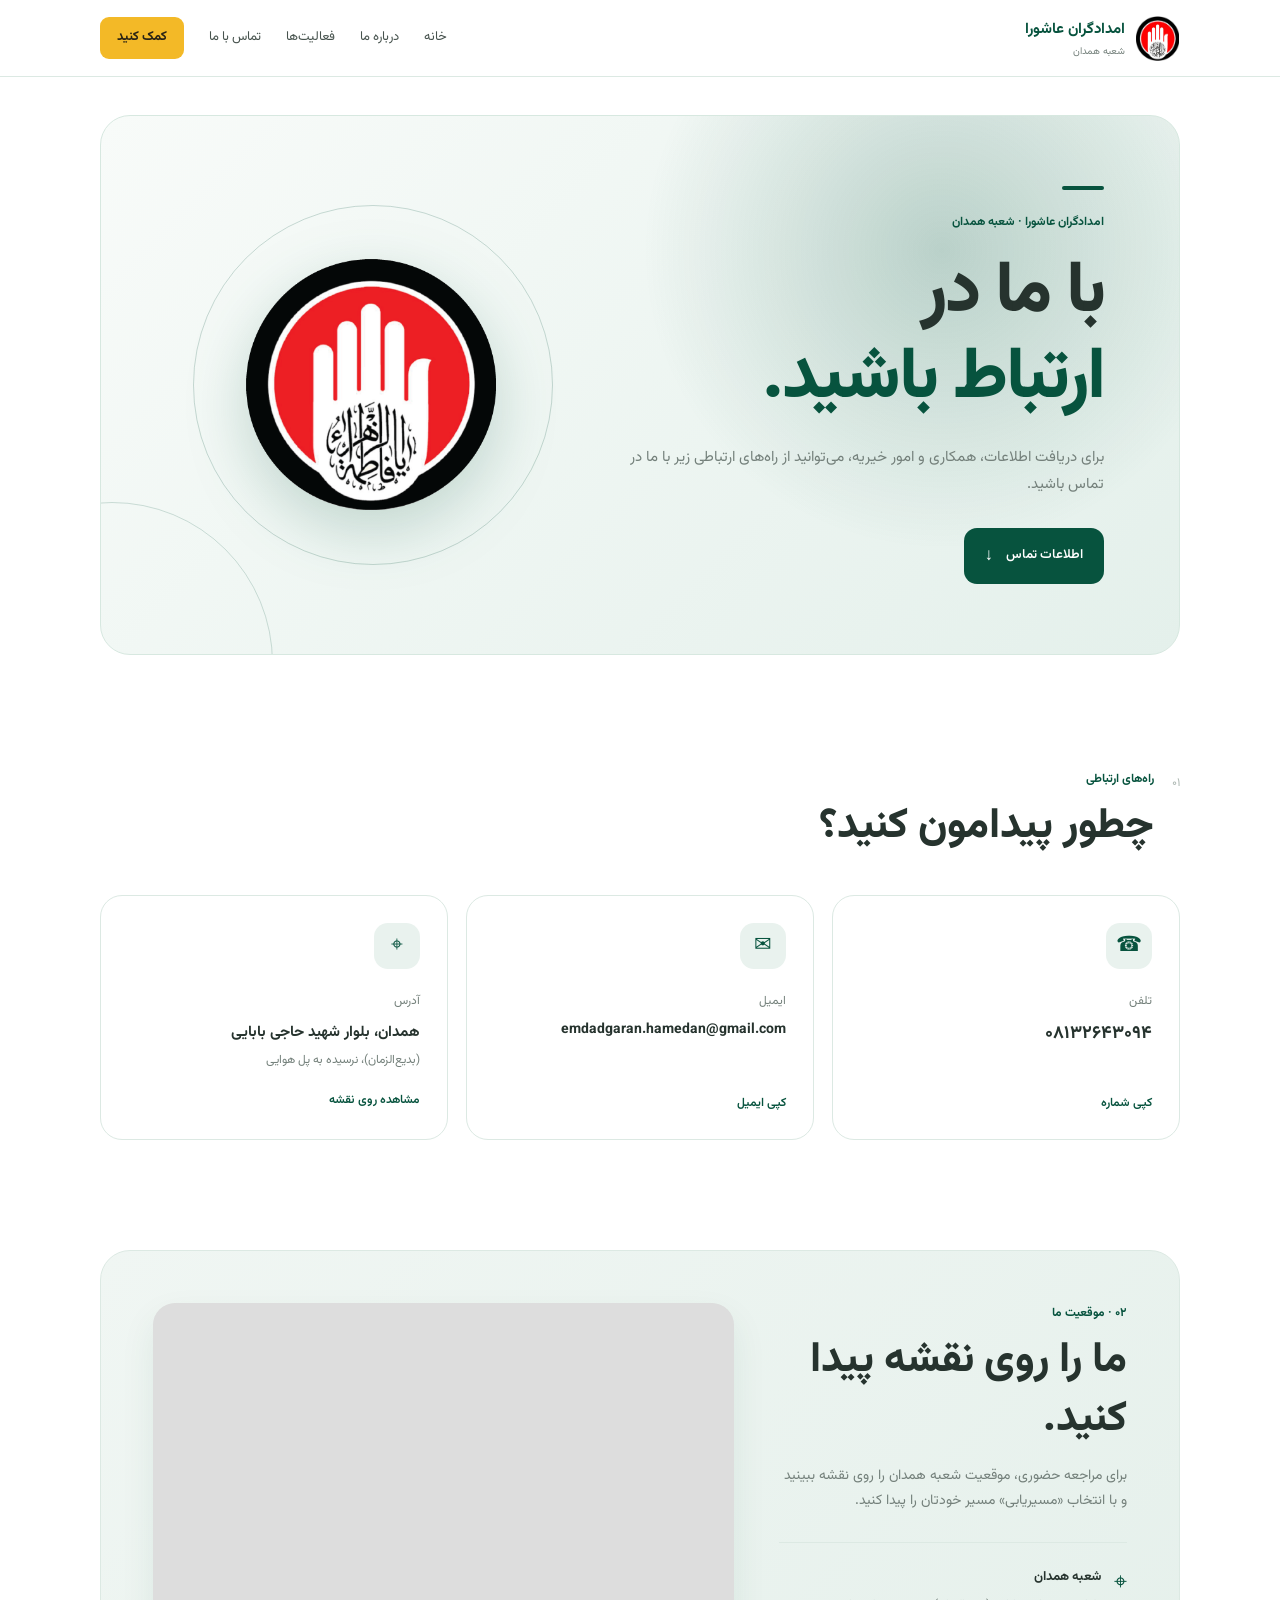
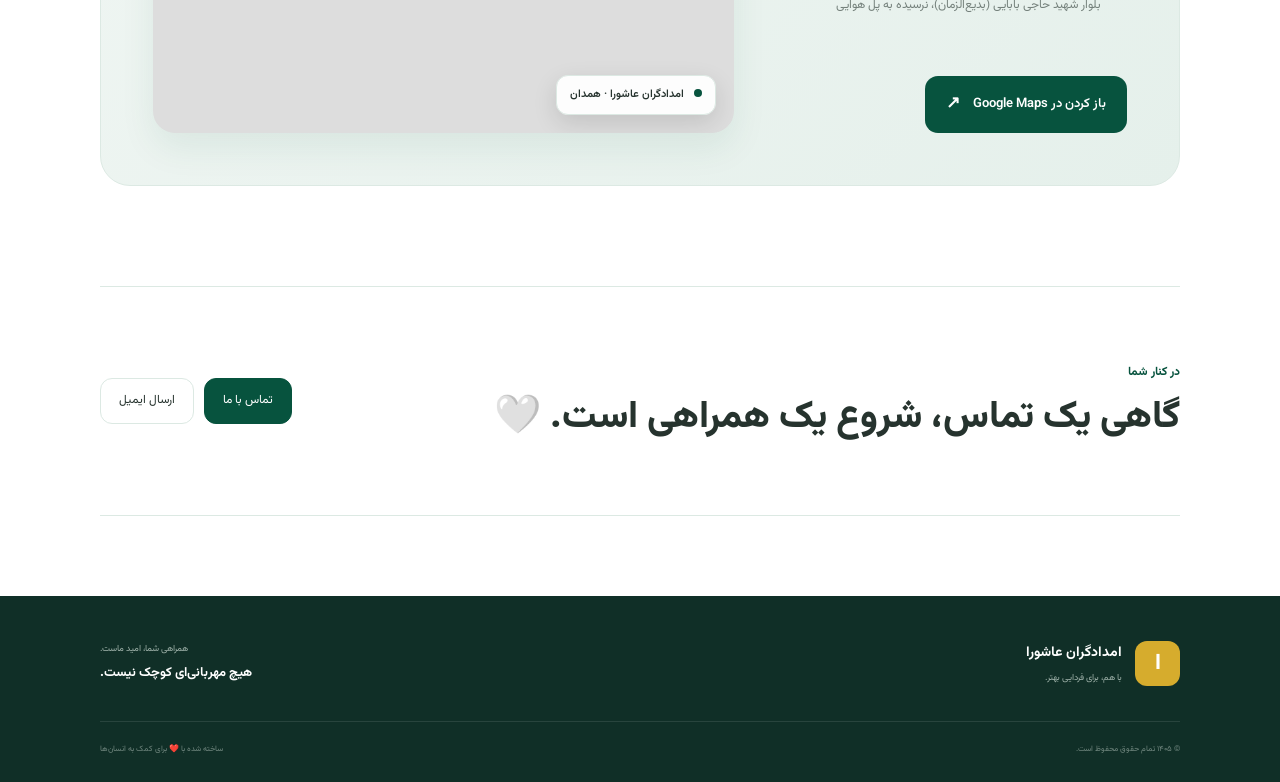
<file: contact.html>
<!DOCTYPE html>
<html lang="fa" dir="rtl">

<head>
    <meta charset="UTF-8">
    <meta name="viewport" content="width=device-width, initial-scale=1.0">

    <title>تماس با ما | امدادگران عاشورا - شعبه همدان</title>

    <meta
        name="description"
        content="راه‌های ارتباطی با خیریه امدادگران عاشورا شعبه همدان"
    >

    <link rel="preconnect" href="https://fonts.googleapis.com">
    <link rel="preconnect" href="https://fonts.gstatic.com" crossorigin>

    <link
        href="https://fonts.googleapis.com/css2?family=Vazirmatn:wght@400;500;600;700;800&display=swap"
        rel="stylesheet"
    >

    <link rel="stylesheet" href="./contact.css">
</head>

<body>

    <!-- Header -->
  <header class="header">
    <div class="container nav">
        <a href="#home" class="logo">
            <img src="./logo.jpg" alt="لوگوی امدادگران عاشورا">
            <span>
                <strong>امدادگران عاشورا </strong>
                <small>شعبه همدان </small>
            </span>
        </a>

        <button class="menu-btn" id="menuBtn" aria-label="منو">☰</button>

          <nav class="menu" id="menu">
            <a href="./index.html">خانه</a>
            <a href="#about">درباره ما</a>
            <a href="./projects.html">فعالیت‌ها</a>
            <a href="./contact.html">تماس با ما</a>
            <a href="./indexx.html" class="nav-donate">کمک کنید</a>
        </nav>
    </div>
</header>


    <main>

        <!-- Hero -->
        <section class="hero">

            <div class="hero-content">

                <span class="eyebrow">
                    امدادگران عاشورا · شعبه همدان
                </span>

                <h1>
                    با ما در
                    <span>ارتباط باشید.</span>
                </h1>

                <p>
                    برای دریافت اطلاعات، همکاری و امور خیریه،
                    می‌توانید از راه‌های ارتباطی زیر با ما در تماس باشید.
                </p>

                <a href="#contact" class="primary-btn">
                    اطلاعات تماس
                    <span>↓</span>
                </a>

            </div>


            <div class="hero-mark">

                <div class="ring ring-one"></div>
                <div class="ring ring-two"></div>

                <img
                    src="./logoo.png"
                    alt="لوگوی امدادگران عاشورا"
                >

            </div>

        </section>


        <!-- Contact -->
        <section id="contact" class="contact-section">

            <div class="section-heading">

                <span class="section-number">
                    ۰۱
                </span>

                <div>

                    <span class="eyebrow">
                        راه‌های ارتباطی
                    </span>

                    <h2>
                        چطور پیدامون کنید؟
                    </h2>

                </div>

            </div>


            <div class="contact-grid">

                <!-- Phone -->
                <article class="contact-card">

                    <div class="icon">
                        ☎
                    </div>

                    <span>
                        تلفن
                    </span>

                    <a
                        href="tel:08132643094"
                        class="contact-value"
                    >
                        ۰۸۱۳۲۶۴۳۰۹۴
                    </a>

                    <button
                        class="copy-btn"
                        type="button"
                        data-copy="08132643094"
                    >
                        کپی شماره
                    </button>

                </article>


                <!-- Email -->
                <article class="contact-card">

                    <div class="icon">
                        ✉
                    </div>

                    <span>
                        ایمیل
                    </span>

                    <a
                        href="mailto:emdadgaran.hamedan@gmail.com"
                        class="contact-value email"
                    >
                        emdadgaran.hamedan@gmail.com
                    </a>

                    <button
                        class="copy-btn"
                        type="button"
                        data-copy="emdadgaran.hamedan@gmail.com"
                    >
                        کپی ایمیل
                    </button>

                </article>


                <!-- Address -->
                <article class="contact-card address-card">

                    <div class="icon">
                        ⌖
                    </div>

                    <span>
                        آدرس
                    </span>

                    <p class="contact-value">
                        همدان، بلوار شهید حاجی بابایی
                        <small>
                            (بدیع‌الزمان)، نرسیده به پل هوایی
                        </small>
                    </p>

                    <a
                        class="copy-btn link-btn"
                        href="#location"
                    >
                        مشاهده روی نقشه
                    </a>

                </article>

            </div>

        </section>


        <!-- Location -->
        <section id="location" class="location-section">

            <div class="location-info">

                <span class="eyebrow">
                    ۰۲ · موقعیت ما
                </span>

                <h2>
                    ما را روی نقشه پیدا کنید.
                </h2>

                <p>
                    برای مراجعه حضوری، موقعیت شعبه همدان را روی نقشه ببینید
                    و با انتخاب «مسیریابی» مسیر خودتان را پیدا کنید.
                </p>


                <div class="mini-address">

                    <span class="pin">
                        ⌖
                    </span>

                    <div>

                        <strong>
                            شعبه همدان
                        </strong>

                        <p>
                            بلوار شهید حاجی بابایی (بدیع‌الزمان)،
                            نرسیده به پل هوایی
                        </p>

                    </div>

                </div>


                <a
                    class="route-btn"
                    href="https://www.google.com/maps/search/?api=1&query=امدادگران+عاشورا+همدان"
                    target="_blank"
                    rel="noopener noreferrer"
                >
                    باز کردن در Google Maps
                    <span>↗</span>
                </a>

            </div>


            <div class="map-wrap">

                <iframe
                    title="موقعیت امدادگران عاشورا شعبه همدان"
                    src="https://www.google.com/maps?q=امدادگران%20عاشورا%20همدان&output=embed"
                    loading="lazy"
                    referrerpolicy="no-referrer-when-downgrade"
                    allowfullscreen
                ></iframe>

                <div class="map-label">

                    <span class="map-dot"></span>

                    امدادگران عاشورا · همدان

                </div>

            </div>

        </section>


        <!-- Message -->
        <section class="message-section">

            <div>

                <span class="eyebrow">
                    در کنار شما
                </span>

                <h2>
                    گاهی یک تماس، شروع یک همراهی است. 🤍
                </h2>

            </div>


            <div class="message-actions">

                <a href="tel:08132643094">
                    تماس با ما
                </a>

                <a href="mailto:emdadgaran.hamedan@gmail.com">
                    ارسال ایمیل
                </a>

            </div>

        </section>

    </main>


     <!-- =========================
         FOOTER
    ========================= -->

    <footer class="charity-footer">

        <div class="footer-top">

            <div class="footer-brand">

                <div class="footer-logo">
                    ا
                </div>

                <div>

                    <h3>
                        امدادگران عاشورا
                    </h3>

                    <p>
                        با هم، برای فردایی بهتر.
                    </p>

                </div>

            </div>


            <div class="footer-message">

                <span>
                    همراهی شما، امید ماست.
                </span>

                <strong>
                    هیچ مهربانی‌ای کوچک نیست.
                </strong>

            </div>

        </div>


        <div class="footer-bottom">

            <span>
                © ۱۴۰۵ تمام حقوق محفوظ است.
            </span>

            <span>
                ساخته شده با ❤️ برای کمک به انسان‌ها
            </span>

        </div>

    </footer>

</section>

    <div
        id="toast"
        class="toast"
        role="status"
        aria-live="polite"
    ></div>


    <script src="./contact.js"></script>

</body>

</html>
</file>
<file: contact.css>
* {
    margin: 0;
    padding: 0;
    box-sizing: border-box;
}

:root {
    --green: #07533e;
    --green-dark: #043d2f;
    --green-light: #e9f2ee;
    --yellow: #f3b927;
    --text: #26332e;
    --muted: #74807b;
    --white: #ffffff;
    --border: #dce9e3;
    --soft: #f0f6f3;
    --shadow: 0 14px 40px rgba(7, 83, 62, 0.08);
    --radius: 22px;
}

html {
    scroll-behavior: smooth;
}

body {
    font-family: "Vazirmatn", sans-serif;
    background: var(--white);
    color: var(--text);
    line-height: 1.8;
    overflow-x: hidden;
}

a {
    color: inherit;
    text-decoration: none;
}

button {
    font-family: inherit;
}

.container {
    width: min(1080px, calc(100% - 40px));
    margin: 0 auto;
}


/* =========================
   Header
========================= */

.header {
    position: sticky;
    top: 0;
    z-index: 1000;
    background: rgba(255, 255, 255, 0.96);
    border-bottom: 1px solid var(--border);
    backdrop-filter: blur(12px);
}

.nav {
    min-height: 76px;
    display: flex;
    align-items: center;
    justify-content: space-between;
}

.logo {
    display: flex;
    align-items: center;
    gap: 10px;
    color: var(--green);
}

.logo img {
    width: 45px;
    height: 45px;
    object-fit: contain;
    display: block;
}

.logo-mark {
    width: 42px;
    height: 42px;
    display: grid;
    place-items: center;
    border-radius: 12px;
    background: var(--green);
    color: white;
    font-size: 22px;
}

.logo strong,
.logo small {
    display: block;
}

.logo strong {
    font-size: 15px;
}

.logo small {
    font-size: 10px;
    color: var(--muted);
}

.menu {
    display: flex;
    align-items: center;
    gap: 25px;
    font-size: 13px;
    color: #47534e;
}

.menu a:hover {
    color: var(--green);
}

.nav-donate {
    background: var(--yellow);
    color: #292315 !important;
    padding: 9px 17px;
    border-radius: 9px;
    font-weight: 700;
}

.menu-btn {
    display: none;
    border: 0;
    background: var(--green);
    color: white;
    width: 42px;
    height: 42px;
    border-radius: 10px;
    font-size: 20px;
    cursor: pointer;
}


/* =========================
   Hero
========================= */

.hero {
    width: min(1080px, calc(100% - 40px));
    min-height: 540px;
    margin: 38px auto 0;
    padding: 70px 75px;
    display: grid;
    grid-template-columns: 1fr 0.8fr;
    align-items: center;
    gap: 40px;
    position: relative;
    overflow: hidden;
    border: 1px solid #d7e8e0;
    border-radius: 30px;
    background:
        radial-gradient(
            circle at 78% 25%,
            rgba(7, 83, 62, 0.22),
            transparent 32%
        ),
        linear-gradient(
            135deg,
            #f8fbf9,
            #e4f0eb
        );
}

.hero::before {
    content: "";
    position: absolute;
    width: 320px;
    height: 320px;
    border: 1px solid rgba(7, 83, 62, 0.18);
    border-radius: 50%;
    left: -150px;
    bottom: -170px;
}

.hero-content {
    position: relative;
    z-index: 2;
}

.hero-content::before {
    content: "";
    display: block;
    width: 42px;
    height: 4px;
    margin-bottom: 18px;
    background: var(--green);
    border-radius: 20px;
}

.eyebrow {
    display: inline-block;
    color: var(--green);
    font-size: 12px;
    font-weight: 700;
}

.hero h1 {
    font-size: clamp(44px, 6vw, 72px);
    line-height: 1.2;
    letter-spacing: -2px;
    margin: 14px 0 20px;
    font-weight: 800;
}

.hero h1 span {
    display: block;
    color: var(--green);
}

.hero p {
    max-width: 530px;
    color: var(--muted);
    font-size: 15px;
    margin-bottom: 30px;
}

.primary-btn,
.route-btn {
    display: inline-flex;
    align-items: center;
    gap: 13px;
    background: var(--green);
    color: var(--white);
    padding: 13px 21px;
    border-radius: 13px;
    font-size: 13px;
    font-weight: 600;
    transition: 0.25s ease;
}

.primary-btn:hover,
.route-btn:hover {
    background: var(--green-dark);
    transform: translateY(-2px);
}

.primary-btn span,
.route-btn span {
    font-size: 17px;
}

.hero-mark {
    height: 390px;
    position: relative;
    display: grid;
    place-items: center;
    background: transparent;
}

.hero-mark img {
    width: min(270px, 72%);
    height: auto;
    position: relative;
    z-index: 2;
    display: block;
    object-fit: contain;
    background: transparent !important;
    border: none;
    border-radius: 0;
    filter: drop-shadow(0 20px 30px rgba(7, 83, 62, 0.20));
}

.ring {
    position: absolute;
    border: 1px solid rgba(7, 83, 62, 0.20);
    border-radius: 50%;
}

.ring-one {
    width: 360px;
    height: 360px;
}

.ring-two {
    width: 245px;
    height: 245px;
}


/* =========================
   Contact
========================= */

.contact-section {
    width: min(1080px, calc(100% - 40px));
    margin: 110px auto 0;
}

.section-heading {
    display: flex;
    align-items: flex-start;
    gap: 18px;
    margin-bottom: 38px;
}

.section-number {
    color: #aeb8b3;
    font-size: 12px;
    padding-top: 8px;
}

.section-heading h2,
.location-info h2,
.message-section h2 {
    font-size: clamp(28px, 4vw, 42px);
    line-height: 1.4;
    margin-top: 4px;
    font-weight: 800;
}

.contact-grid {
    display: grid;
    grid-template-columns: repeat(3, 1fr);
    gap: 18px;
}

.contact-card {
    min-height: 245px;
    padding: 27px;
    display: flex;
    flex-direction: column;
    align-items: flex-start;
    background: var(--white);
    border: 1px solid var(--border);
    border-radius: var(--radius);
    transition: 0.25s ease;
}

.contact-card:hover {
    transform: translateY(-5px);
    box-shadow: var(--shadow);
    border-color: transparent;
}

.icon {
    width: 46px;
    height: 46px;
    display: grid;
    place-items: center;
    margin-bottom: 22px;
    background: var(--green-light);
    color: var(--green);
    border-radius: 14px;
    font-size: 21px;
}

.contact-card > span {
    color: var(--muted);
    font-size: 12px;
}

.contact-value {
    margin-top: 6px;
    font-size: 18px;
    font-weight: 700;
    direction: rtl;
}

.contact-value.email {
    font-size: 14px;
    direction: ltr;
    text-align: left;
    word-break: break-word;
}

.address-card .contact-value {
    font-size: 15px;
    line-height: 2;
}

.contact-value small {
    display: block;
    color: var(--muted);
    font-size: 12px;
    font-weight: 400;
}

.copy-btn {
    border: 0;
    background: transparent;
    padding: 0;
    margin-top: auto;
    color: var(--green);
    font-family: inherit;
    font-size: 12px;
    font-weight: 600;
    cursor: pointer;
    transition: 0.2s ease;
}

.copy-btn:hover {
    color: var(--green-dark);
}

.link-btn {
    display: inline-block;
}


/* =========================
   Location
========================= */

.location-section {
    width: min(1080px, calc(100% - 40px));
    margin: 110px auto 0;
    padding: 52px;
    display: grid;
    grid-template-columns: 0.75fr 1.25fr;
    gap: 45px;
    align-items: stretch;
    background: linear-gradient(
        135deg,
        #f0f6f3,
        #e5f0eb
    );
    border: 1px solid #dce9e3;
    border-radius: 30px;
}

.location-info {
    display: flex;
    flex-direction: column;
    align-items: flex-start;
}

.location-info h2 {
    margin: 8px 0 14px;
}

.location-info > p {
    max-width: 420px;
    color: var(--muted);
    font-size: 14px;
}

.mini-address {
    width: 100%;
    display: flex;
    gap: 13px;
    margin: 28px 0;
    padding-top: 20px;
    border-top: 1px solid var(--border);
}

.pin {
    color: var(--green);
    font-size: 23px;
}

.mini-address strong {
    font-size: 13px;
}

.mini-address p {
    color: var(--muted);
    font-size: 12px;
    margin-top: 3px;
}

.route-btn {
    margin-top: auto;
}

.map-wrap {
    min-height: 430px;
    position: relative;
    overflow: hidden;
    background: #ddd;
    border-radius: 22px;
    box-shadow: 0 15px 35px rgba(7, 83, 62, 0.08);
}

.map-wrap iframe {
    width: 100%;
    height: 100%;
    min-height: 430px;
    display: block;
    border: 0;
}

.map-label {
    position: absolute;
    right: 18px;
    bottom: 18px;
    padding: 9px 13px;
    background: rgba(255, 255, 255, 0.95);
    border: 1px solid #dce9e3;
    border-radius: 12px;
    box-shadow: 0 8px 25px rgba(0, 0, 0, 0.12);
    font-size: 11px;
    font-weight: 600;
}

.map-dot {
    display: inline-block;
    width: 8px;
    height: 8px;
    margin-left: 7px;
    background: var(--green);
    border-radius: 50%;
}


/* =========================
   Message
========================= */

.message-section {
    width: min(1080px, calc(100% - 40px));
    min-height: 230px;
    margin: 100px auto 0;
    display: flex;
    align-items: center;
    justify-content: space-between;
    gap: 30px;
    border-top: 1px solid var(--border);
    border-bottom: 1px solid var(--border);
}

.message-section h2 {
    font-size: clamp(25px, 4vw, 38px);
}

.message-actions {
    display: flex;
    gap: 10px;
    flex-shrink: 0;
}

.message-actions a {
    padding: 11px 18px;
    border: 1px solid var(--border);
    border-radius: 12px;
    font-size: 12px;
    transition: 0.2s ease;
}

.message-actions a:first-child {
    background: var(--green);
    color: var(--white);
    border-color: var(--green);
}

.message-actions a:hover {
    color: var(--green);
    border-color: var(--green);
}

.message-actions a:first-child:hover {
    background: var(--green-dark);
    color: var(--white);
    border-color: var(--green-dark);
}


/* =========================
   Footer
========================= */

.charity-footer {
    width: 100%;
    margin-top: 80px;
    padding: 45px max(20px, calc((100% - 1080px) / 2)) 25px;
    background: #102f27;
    color: #fff;
}

.footer-top {
    display: flex;
    justify-content: space-between;
    align-items: center;
    gap: 30px;
    padding-bottom: 35px;
    border-bottom: 1px solid rgba(255, 255, 255, 0.1);
}

.footer-brand {
    display: flex;
    align-items: center;
    gap: 13px;
}

.footer-logo {
    width: 45px;
    height: 45px;
    display: flex;
    align-items: center;
    justify-content: center;
    border-radius: 12px;
    background: #d6ac2d;
    color: #fff;
    font-size: 22px;
    font-weight: 900;
}

.footer-brand h3 {
    margin: 0 0 4px;
    font-size: 14px;
}

.footer-brand p {
    margin: 0;
    color: #9fb2aa;
    font-size: 9px;
}

.footer-message {
    display: flex;
    flex-direction: column;
    gap: 5px;
    text-align: left;
}

.footer-message span {
    color: #9fb2aa;
    font-size: 9px;
}

.footer-message strong {
    color: #fff;
    font-size: 13px;
}

.footer-bottom {
    padding-top: 20px;
    display: flex;
    justify-content: space-between;
    color: #71877f;
    font-size: 8px;
}


/* =========================
   Toast
========================= */

.toast {
    position: fixed;
    left: 50%;
    bottom: 25px;
    transform: translate(-50%, 30px);
    padding: 11px 18px;
    background: var(--green-dark);
    color: var(--white);
    border-radius: 12px;
    font-size: 12px;
    opacity: 0;
    pointer-events: none;
    transition: 0.3s ease;
    z-index: 200;
}

.toast.show {
    opacity: 1;
    transform: translate(-50%, 0);
}


/* =========================
   Tablet
========================= */

@media (max-width: 850px) {

    .nav {
        min-height: 72px;
    }

    .menu-btn {
        display: block;
    }

    .menu {
        display: none;
        position: absolute;
        top: 72px;
        right: 14px;
        left: 14px;
        padding: 12px;
        flex-direction: column;
        align-items: stretch;
        gap: 4px;
        background: var(--white);
        border: 1px solid var(--border);
        border-radius: 16px;
        box-shadow: var(--shadow);
    }

    .menu.active {
        display: flex;
    }

    .menu a {
        padding: 10px 12px;
        border-radius: 9px;
    }

    .menu a:hover,
    .menu a.active {
        background: var(--green-light);
    }

    .menu .nav-donate {
        text-align: center;
        margin-top: 4px;
    }


    /* Hero */

    .hero {
        grid-template-columns: 1fr;
        min-height: auto;
        padding: 38px 32px 30px;
        margin-top: 20px;
        gap: 8px;
    }

    .hero-content {
        text-align: right;
    }

    .hero-mark {
        height: 220px;
        margin-top: 0;
        order: 2;
    }

    .hero-mark img {
        width: 170px;
    }

    .ring-one {
        width: 240px;
        height: 240px;
    }

    .ring-two {
        width: 175px;
        height: 175px;
    }


    /* Contact */

    .contact-grid {
        grid-template-columns: 1fr;
    }

    .contact-card {
        min-height: 215px;
    }


    /* Location */

    .location-section {
        grid-template-columns: 1fr;
        padding: 30px;
    }

    .map-wrap,
    .map-wrap iframe {
        min-height: 380px;
    }


    /* Message */

    .message-section {
        flex-direction: column;
        align-items: flex-start;
        justify-content: center;
        padding: 45px 0;
    }

    .message-actions {
        flex-wrap: wrap;
    }


    /* Footer */

    .charity-footer {
        padding: 40px 28px 22px;
    }

    .footer-top {
        flex-direction: column;
        align-items: flex-start;
        gap: 28px;
    }

    .footer-brand {
        width: 100%;
    }

    .footer-message {
        width: 100%;
        text-align: right;
    }

    .footer-bottom {
        flex-direction: column;
        gap: 8px;
    }
}


/* =========================
   Mobile
========================= */

@media (max-width: 580px) {

    .container,
    .hero,
    .contact-section,
    .location-section,
    .message-section {
        width: calc(100% - 28px);
    }


    /* Header */

    .logo img {
        width: 40px;
        height: 40px;
    }

    .logo strong {
        font-size: 13px;
    }

    .logo small {
        font-size: 9px;
    }

    .menu-btn {
        width: 39px;
        height: 39px;
        font-size: 18px;
    }


    /* Hero */

    .hero {
        min-height: 0;
        padding: 22px 18px 20px;
        margin-top: 14px;
        border-radius: 20px;

        display: grid;
        grid-template-columns: 1fr;
        grid-template-areas:
            "eyebrow"
            "title"
            "text"
            "logo"
            "button";

        gap: 0;
    }

    /*
      چون دکمه داخل hero-content است،
      در موبایل محتویات آن را مستقیماً
      به grid اصلی Hero تبدیل می‌کنیم.
    */
    .hero-content {
        display: contents;
    }

    .hero-content::before {
        display: none;
    }

    .eyebrow {
        grid-area: eyebrow;
        font-size: 10px;
        margin-bottom: 5px;
    }

    .hero h1 {
        grid-area: title;
        font-size: 30px;
        line-height: 1.25;
        letter-spacing: -1px;
        margin: 5px 0 8px;
    }

    .hero p {
        grid-area: text;
        max-width: 100%;
        font-size: 11px;
        line-height: 1.8;
        margin-bottom: 0;
    }


    /* Logo */

    .hero-mark {
        grid-area: logo;
        height: 125px;
        margin: 4px 0 0;
        order: initial;
    }

    .hero-mark img {
        width: 92px;
        height: auto;
        border-radius: 0;
        background: transparent !important;
    }

    .ring-one {
        width: 125px;
        height: 125px;
    }

    .ring-two {
        width: 92px;
        height: 92px;
    }


    /* Button زیر لوگو */

    .hero-content .primary-btn {
        grid-area: button;
        position: static;
        justify-self: center;
        margin: 4px 0 0;
    }

    .primary-btn {
        padding: 9px 14px;
        font-size: 10px;
        border-radius: 9px;
        gap: 8px;
    }

    .primary-btn span {
        font-size: 14px;
    }


    /* Contact */

    .contact-section,
    .location-section,
    .message-section {
        margin-top: 60px;
    }

    .section-heading {
        gap: 12px;
        margin-bottom: 24px;
    }

    .section-number {
        font-size: 10px;
    }

    .section-heading h2 {
        font-size: 25px;
    }

    .contact-card {
        min-height: 195px;
        padding: 21px;
    }


    /* Location */

    .location-section {
        padding: 22px;
        border-radius: 20px;
    }

    .location-info h2 {
        font-size: 26px;
    }

    .location-info > p {
        font-size: 12px;
    }

    .map-wrap,
    .map-wrap iframe {
        min-height: 280px;
    }


    /* Message */

    .message-section {
        padding: 34px 0;
    }

    .message-section h2 {
        font-size: 23px;
    }

    .message-actions {
        width: 100%;
    }

    .message-actions a {
        padding: 9px 12px;
        font-size: 10px;
    }


    /* Footer Mobile */

    .charity-footer {
        width: 100%;
        margin-top: 55px;
        padding: 30px 18px 18px;
        border-radius: 0;
    }

    .footer-top {
        width: 100%;
        display: flex;
        flex-direction: column;
        align-items: flex-start;
        gap: 22px;
        padding-bottom: 24px;
    }

    .footer-brand {
        width: 100%;
        display: flex;
        align-items: center;
        gap: 10px;
    }

    .footer-logo {
        width: 40px;
        height: 40px;
        flex-shrink: 0;
        border-radius: 10px;
        font-size: 19px;
    }

    .footer-brand h3 {
        font-size: 13px;
    }

    .footer-brand p {
        font-size: 8px;
    }

    .footer-message {
        width: 100%;
        text-align: right;
    }

    .footer-message span {
        font-size: 8px;
    }

    .footer-message strong {
        font-size: 11px;
    }

    .footer-bottom {
        width: 100%;
        padding-top: 17px;
        display: flex;
        flex-direction: column;
        align-items: flex-start;
        gap: 7px;
        font-size: 8px;
        line-height: 1.8;
    }
}


/* =========================
   Very Small Phones
========================= */

@media (max-width: 380px) {

    .hero {
        padding: 20px 15px 18px;
    }

    .hero h1 {
        font-size: 27px;
    }

    .hero p {
        font-size: 10px;
    }

    .hero-mark {
        height: 110px;
    }

    .hero-mark img {
        width: 80px;
    }

    .ring-one {
        width: 110px;
        height: 110px;
    }

    .ring-two {
        width: 80px;
        height: 80px;
    }

    .hero-content .primary-btn {
        margin-top: 4px;
    }

    .charity-footer {
        padding-left: 15px;
        padding-right: 15px;
    }
}
</file>
